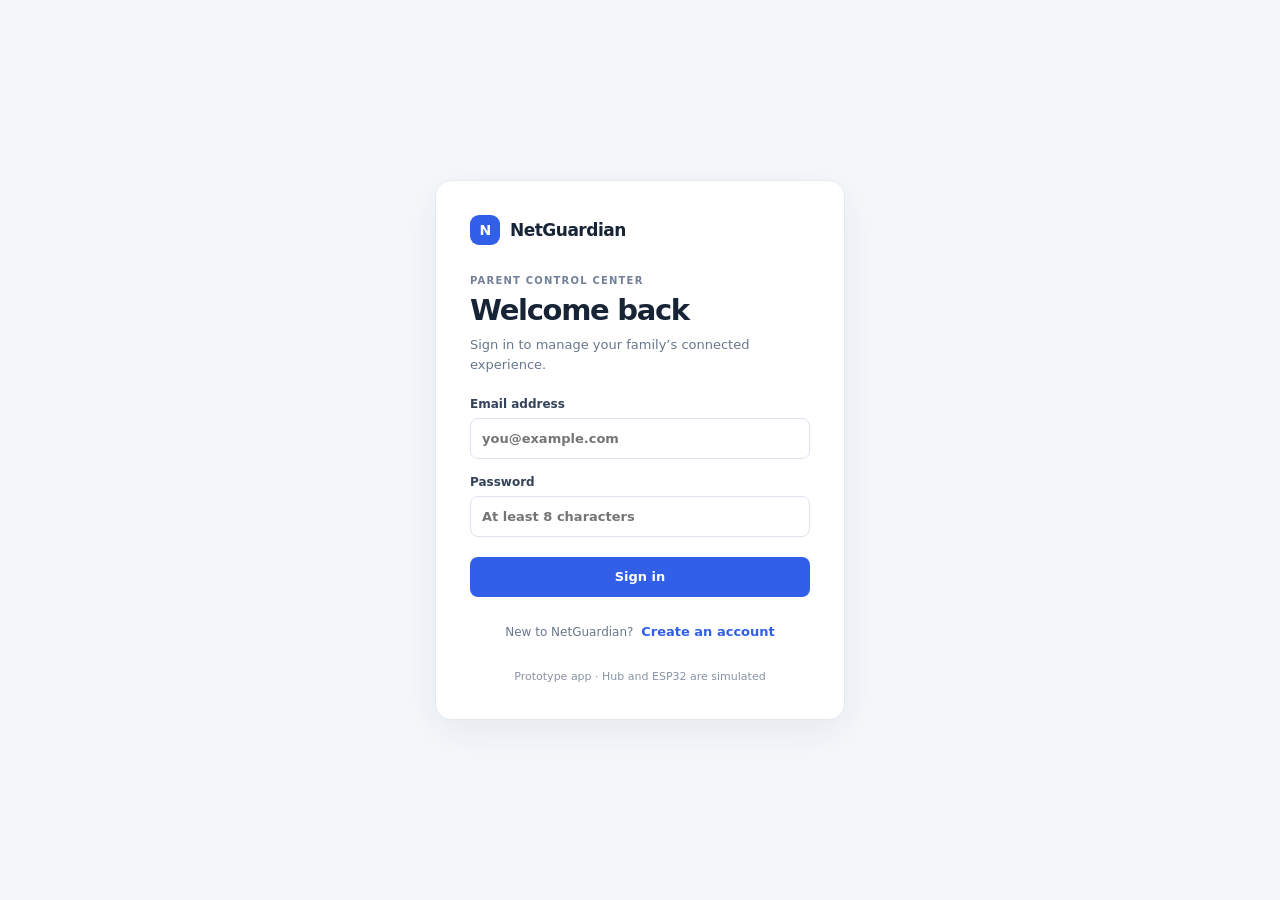
<file: frontend/index.html>
<!DOCTYPE html>
<html lang="en">
<head>
    <meta charset="UTF-8">
    <meta name="viewport" content="width=device-width, initial-scale=1.0">
    <meta name="theme-color" content="#f5f7fb">
    <title>Sign in | NetGuardian</title>
    <link rel="stylesheet" href="css/style.css">
    <script defer src="js/app.js"></script>
</head>
<body class="auth-page" data-page="login">
    <main class="auth-card">
        <a class="brand brand-centered" href="index.html"><span class="brand-mark">N</span> NetGuardian</a>
        <p class="eyebrow">PARENT CONTROL CENTER</p>
        <h1 id="authTitle">Welcome back</h1>
        <p class="muted" id="authDescription">Sign in to manage your family’s connected experience.</p>
        <div id="appMessage" class="notice" role="status" aria-live="polite" hidden></div>
        <form id="authForm" class="stack">
            <label>Email address
                <input id="email" name="email" type="email" autocomplete="email" placeholder="you@example.com" required>
            </label>
            <label>Password
                <input id="password" name="password" type="password" autocomplete="current-password" minlength="8" placeholder="At least 8 characters" required>
            </label>
            <button class="button button-primary" type="submit" id="authSubmit">Sign in</button>
        </form>
        <p class="auth-switch"><span id="authSwitchText">New to NetGuardian?</span>
            <button class="text-button" type="button" id="authToggle">Create an account</button>
        </p>
        <p class="fine-print">Prototype app · Hub and ESP32 are simulated</p>
    </main>
</body>
</html>
</file>
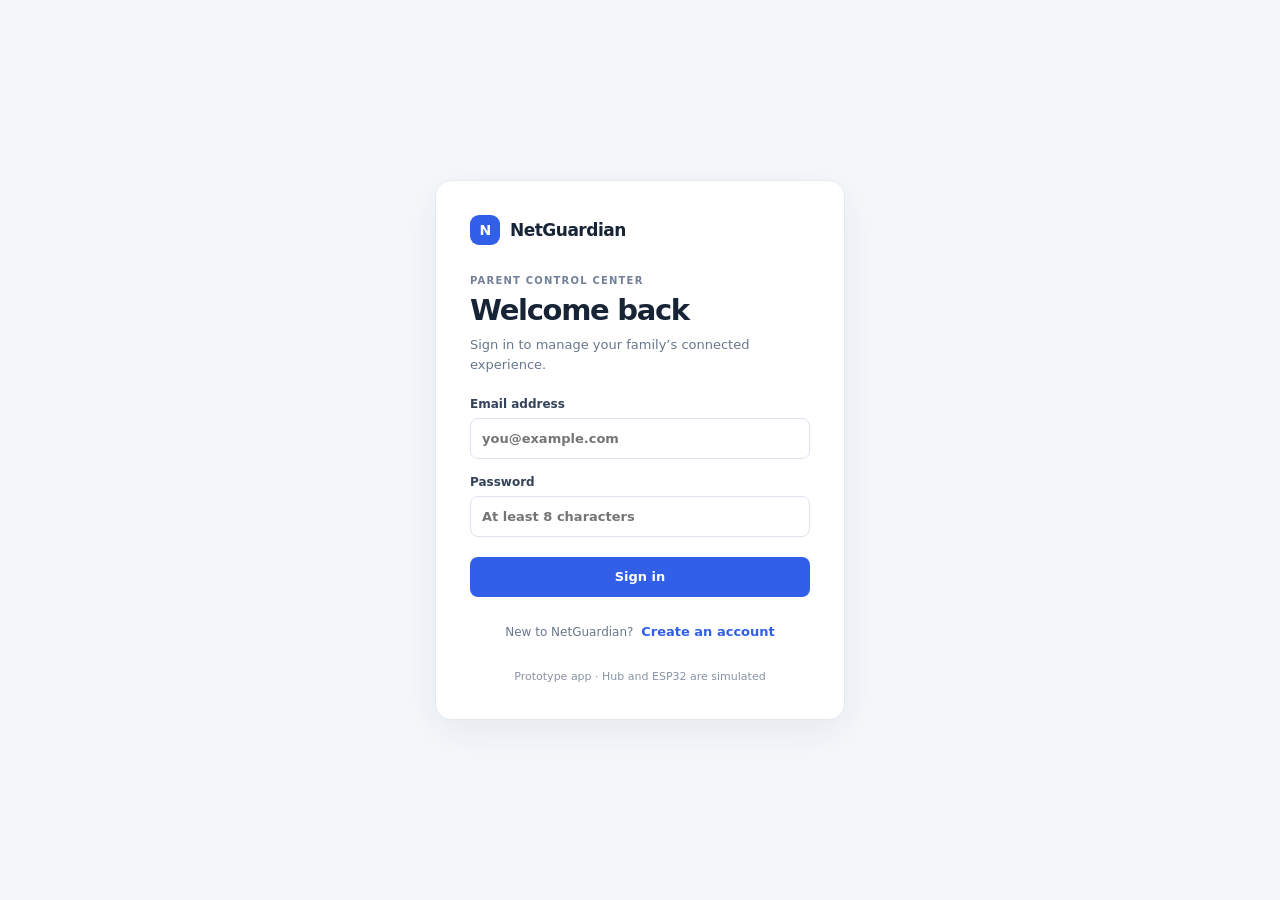
<file: frontend/alerts.html>
<!DOCTYPE html>
<html lang="en">
<head>
    <meta charset="UTF-8">
    <meta name="viewport" content="width=device-width, initial-scale=1.0">
    <title>Activity | NetGuardian</title>
    <link rel="stylesheet" href="css/style.css">
    <script defer src="js/app.js"></script>
</head>
<body data-page="activity">
    <header class="topbar">
        <a class="brand" href="dashboard.html"><span class="brand-mark">N</span> NetGuardian</a>
        <nav class="nav-links" aria-label="Main navigation">
            <a href="dashboard.html">Overview</a><a href="devices.html">Devices</a>
            <a href="websites.html">Website rules</a><a href="schedules.html">Schedules</a><a class="active" href="alerts.html">Activity</a>
        </nav>
        <button class="text-button" type="button" data-logout>Sign out</button>
    </header>
    <main class="page-shell">
        <div id="appMessage" class="notice" role="status" aria-live="polite" hidden></div>
        <section class="page-heading"><div><p class="eyebrow">MONITORING</p><h1>Activity & status</h1><p class="muted">Hub DNS activity, access requests, and hardware status.</p></div></section>
        <section class="panel">
            <div class="section-heading"><div><h2>Hub & security module</h2><p class="muted">Live status is reported by the Hub and ESP32. Optional simulator controls are for testing only.</p></div></div>
            <div class="status-grid">
                <article class="status-card"><span class="status-dot" id="hubDot"></span><div><strong>NetGuardian Hub</strong><p id="hubStatus" class="muted">Loading…</p></div></article>
                <article class="status-card"><span class="status-dot" id="espDot"></span><div><strong>ESP32 security module</strong><p id="espStatus" class="muted">Loading…</p></div></article>
            </div>
            <div class="control-row">
                <button class="button button-secondary" type="button" id="simulateOnline">Simulate online</button>
                <button class="button button-secondary" type="button" id="simulateOffline">Simulate offline</button>
                <button class="button button-danger" type="button" id="simulateTamper">Simulate enclosure opened</button>
                <button class="button button-secondary" type="button" id="simulateSecure">Clear tamper demo</button>
            </div>
        </section>
        <section class="panel">
            <div class="section-heading"><div><h2>Blocked-attempt alert</h2><p class="muted">Create a notification after repeated simulated blocked events.</p></div></div>
            <form id="settingsForm" class="inline-form"><label>Alert after <input type="number" name="blocked_attempt_threshold" min="2" max="100" required> blocked attempts</label><button class="button button-secondary" type="submit">Save threshold</button></form>
            <form id="activityForm" class="form-grid demo-form">
                <label>Domain<input name="domain" required placeholder="example.com"></label>
                <label>Category<select name="category"><option value="education">Education</option><option value="gaming">Gaming</option><option value="social media">Social media</option><option value="streaming">Streaming</option><option value="other">Other</option></select></label>
                <label>Result<select name="decision"><option value="blocked">Blocked</option><option value="allowed">Allowed</option></select></label>
                <div class="form-wide"><button class="button button-primary" type="submit">Add demo event</button></div>
            </form>
        </section>
        <section class="panel">
            <div class="section-heading">
                <div><h2>Access requests</h2><p class="muted">Requests from registered devices appear here. Temporary approvals are applied by the Hub after its next sync.</p></div>
                <a class="button button-secondary" href="request.html" target="_blank" rel="noopener">Open child request page</a>
            </div>
            <div id="requestList" class="record-list"><p class="muted">Loading requests…</p></div>
        </section>
        <section class="panel">
            <div class="section-heading"><div><h2>Event history</h2><p class="muted">DNS decisions, access requests, and hardware events.</p></div></div>
            <div id="activityList" class="activity-list"><p class="muted">Loading activity…</p></div>
        </section>
    </main>
</body>
</html>
</file>
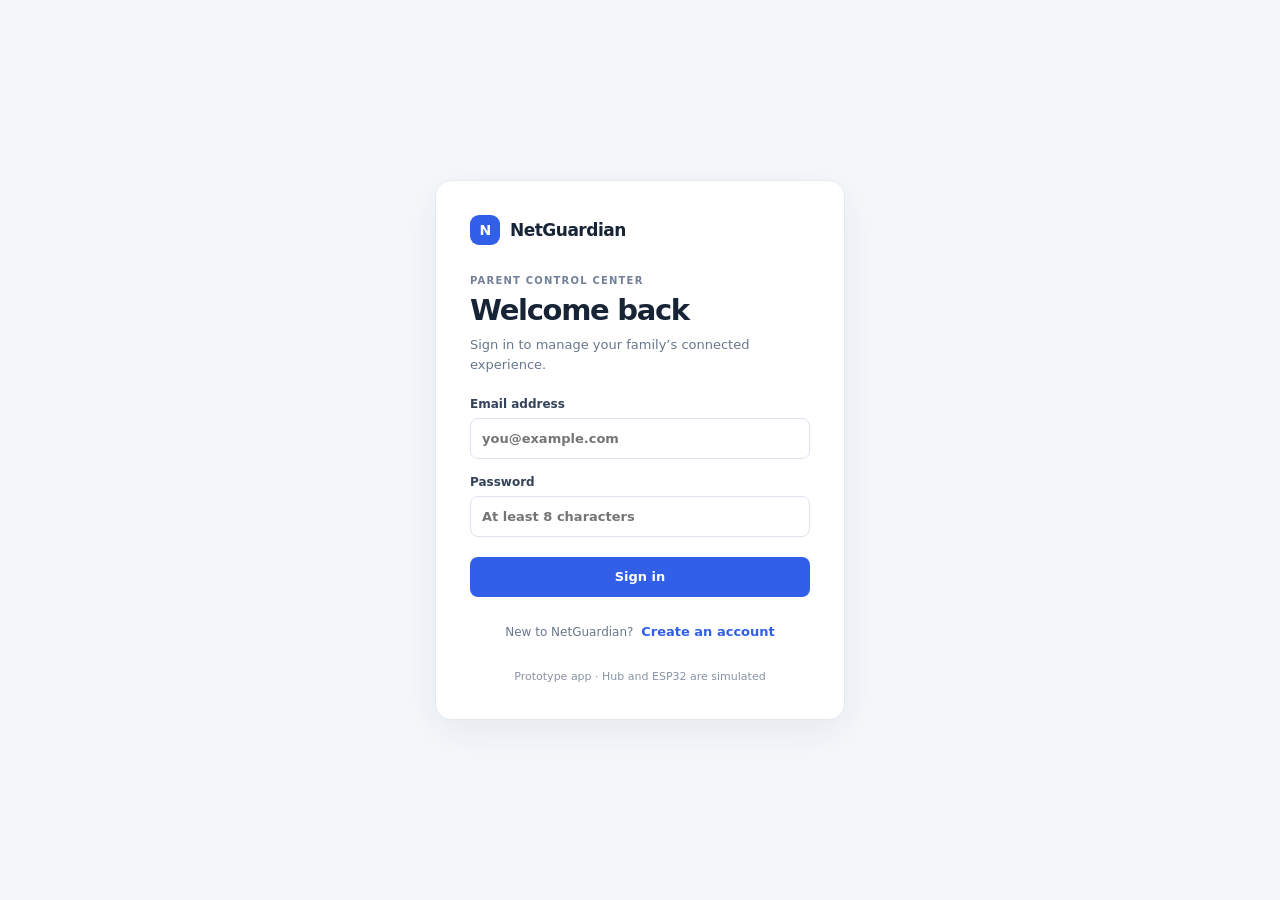
<file: frontend/dashboard.html>
<!DOCTYPE html>
<html lang="en">
<head>
    <meta charset="UTF-8">
    <meta name="viewport" content="width=device-width, initial-scale=1.0">
    <title>Dashboard | NetGuardian</title>
    <link rel="stylesheet" href="css/style.css">
    <script defer src="js/app.js"></script>
</head>
<body data-page="dashboard">
    <header class="topbar">
        <a class="brand" href="dashboard.html"><span class="brand-mark">N</span> NetGuardian</a>
        <nav class="nav-links" aria-label="Main navigation">
            <a class="active" href="dashboard.html">Overview</a>
            <a href="devices.html">Devices</a>
            <a href="websites.html">Website rules</a>
            <a href="schedules.html">Schedules</a>
            <a href="alerts.html">Activity</a>
        </nav>
        <button class="text-button" type="button" data-logout>Sign out</button>
    </header>
    <main class="page-shell">
        <div id="appMessage" class="notice" role="status" aria-live="polite" hidden></div>
        <section class="page-heading">
            <div><p class="eyebrow">YOUR HOME AT A GLANCE</p><h1>Overview</h1><p class="muted">A simple view of your devices, rules, and recent activity.</p></div>
            <a class="button button-primary" href="devices.html">Add a device</a>
        </section>
        <section class="stat-grid" aria-label="Summary">
            <article class="stat-card"><span class="stat-label">Registered devices</span><strong id="deviceCount">—</strong><a href="devices.html">Manage devices <span aria-hidden="true">→</span></a></article>
            <article class="stat-card"><span class="stat-label">Allowed events</span><strong id="allowedCount">—</strong><span class="stat-note">Live Hub and demo events</span></article>
            <article class="stat-card"><span class="stat-label">Blocked events</span><strong id="blockedCount">—</strong><span class="stat-note">Live Hub and demo events</span></article>
        </section>
        <section class="panel">
            <div class="section-heading"><div><p class="eyebrow">CONTROL MODE</p><h2>Protection mode</h2></div></div>
            <p class="muted">The Hub applies this mode to DNS requests from registered devices configured to use it.</p>
            <div class="mode-picker" id="modePicker" role="group" aria-label="Protection mode"></div>
        </section>
        <section class="panel">
            <div class="section-heading"><div><p class="eyebrow">CONNECTIONS</p><h2>System status</h2></div><a href="alerts.html">View activity →</a></div>
            <div class="status-grid">
                <article class="status-card"><span class="status-dot" id="hubDot"></span><div><strong>NetGuardian Hub</strong><p id="hubStatus" class="muted">Loading…</p></div></article>
                <article class="status-card"><span class="status-dot" id="espDot"></span><div><strong>ESP32 security module</strong><p id="espStatus" class="muted">Loading…</p></div></article>
            </div>
            <p class="fine-print">Hub status comes from its heartbeat. ESP32 status requires a connected device; demo controls are on the Activity page.</p>
        </section>
        <section class="panel">
            <div class="section-heading"><div><p class="eyebrow">LATEST</p><h2>Recent activity</h2></div><a href="alerts.html">See all →</a></div>
            <div id="recentActivity" class="activity-list"><p class="muted">Loading activity…</p></div>
        </section>
    </main>
</body>
</html>
</file>
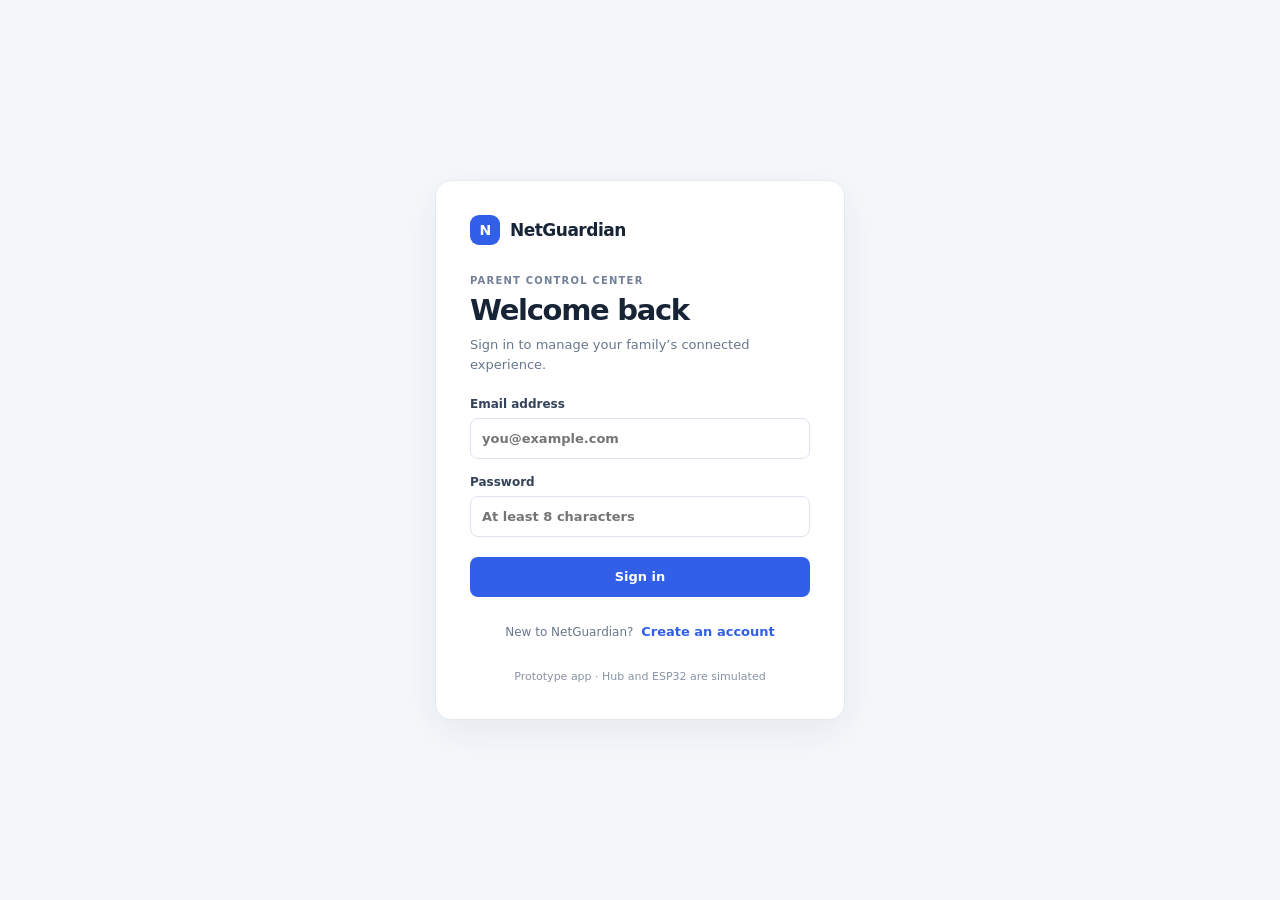
<file: frontend/devices.html>
<!DOCTYPE html>
<html lang="en">
<head>
    <meta charset="UTF-8">
    <meta name="viewport" content="width=device-width, initial-scale=1.0">
    <title>Devices | NetGuardian</title>
    <link rel="stylesheet" href="css/style.css">
    <script defer src="js/app.js"></script>
</head>
<body data-page="devices">
    <header class="topbar">
        <a class="brand" href="dashboard.html"><span class="brand-mark">N</span> NetGuardian</a>
        <nav class="nav-links" aria-label="Main navigation">
            <a href="dashboard.html">Overview</a><a class="active" href="devices.html">Devices</a>
            <a href="websites.html">Website rules</a><a href="schedules.html">Schedules</a><a href="alerts.html">Activity</a>
        </nav>
        <button class="text-button" type="button" data-logout>Sign out</button>
    </header>
    <main class="page-shell">
        <div id="appMessage" class="notice" role="status" aria-live="polite" hidden></div>
        <section class="page-heading"><div><p class="eyebrow">DEVICE MANAGEMENT</p><h1>Devices</h1><p class="muted">Register a device for this prototype’s rules and activity.</p></div></section>
        <section class="panel">
            <div class="section-heading"><div><h2>Register a device</h2><p class="muted">For DNS filtering, enter the device's reserved LAN IP address so it matches the address seen by the Hub.</p></div></div>
            <form id="deviceForm" class="form-grid">
                <label>Device name<input name="device_name" required maxlength="80" placeholder="e.g. Study laptop"></label>
                <label>Device type
                    <select name="device_type"><option>Laptop</option><option>Tablet</option><option>Phone</option><option>Other</option></select>
                </label>
                <label class="form-wide">Client LAN IP address <span class="muted">(reserve this address in your router)</span><input name="device_identifier" maxlength="120" placeholder="e.g. 192.168.1.25" required></label>
                <div class="form-wide"><button class="button button-primary" type="submit">Register device</button></div>
            </form>
        </section>
        <section class="panel">
            <div class="section-heading"><div><h2>Registered devices</h2><p class="muted">Only devices with an identifier matching the Hub's client IP can receive device-specific DNS rules.</p></div><span class="count-badge" id="deviceListCount">0</span></div>
            <div id="deviceList" class="record-list"><p class="muted">Loading devices…</p></div>
        </section>
    </main>
</body>
</html>
</file>
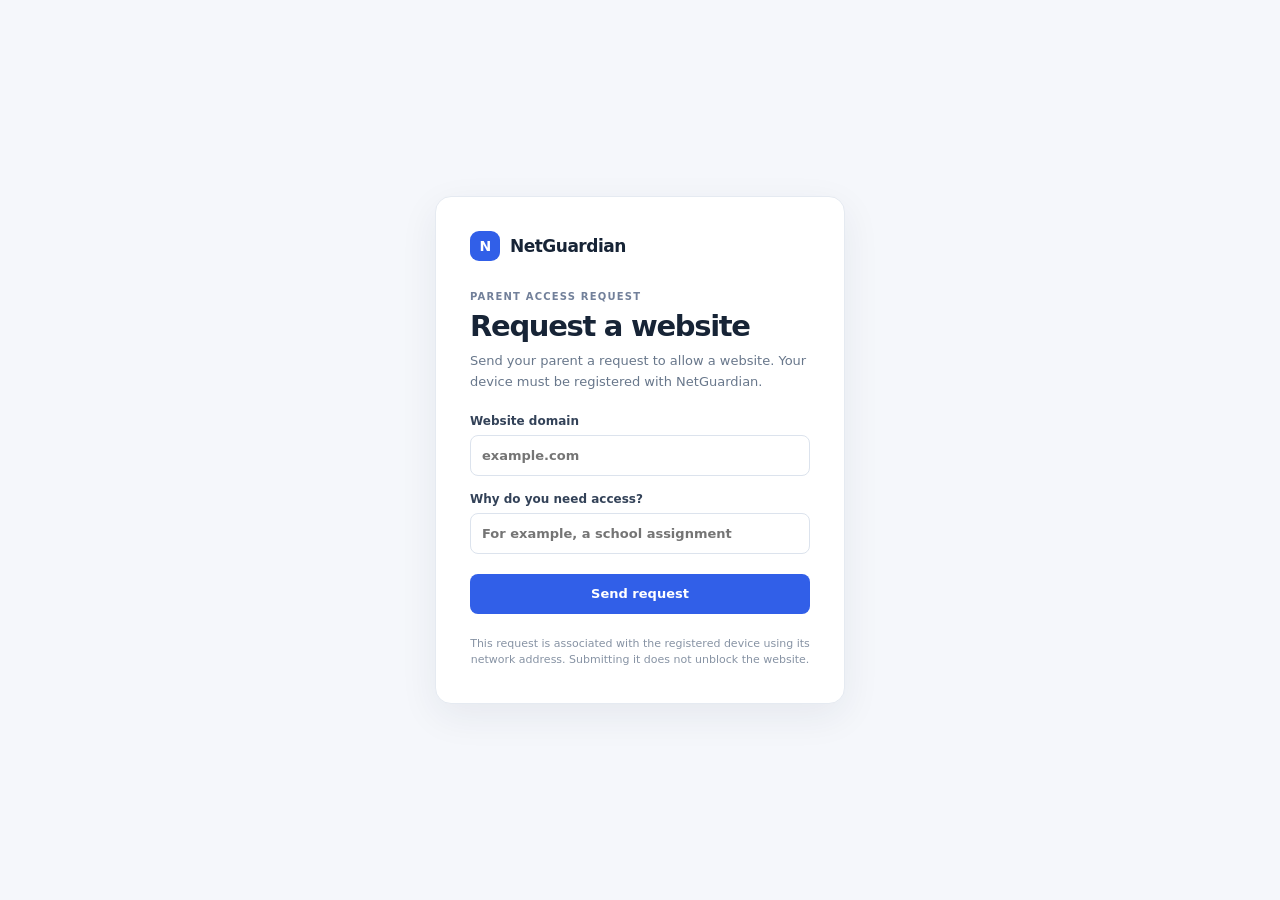
<file: frontend/request.html>
<!DOCTYPE html>
<html lang="en">
<head>
    <meta charset="UTF-8">
    <meta name="viewport" content="width=device-width, initial-scale=1.0">
    <title>Request access | NetGuardian</title>
    <link rel="stylesheet" href="css/style.css">
    <script defer src="js/app.js"></script>
</head>
<body class="auth-page" data-page="child-request">
    <main class="auth-card">
        <a class="brand brand-centered" href="index.html"><span class="brand-mark">N</span> NetGuardian</a>
        <p class="eyebrow">PARENT ACCESS REQUEST</p>
        <h1>Request a website</h1>
        <p class="muted">Send your parent a request to allow a website. Your device must be registered with NetGuardian.</p>
        <div id="appMessage" class="notice" role="status" aria-live="polite" hidden></div>
        <form id="childRequestForm" class="stack">
            <label>Website domain
                <input name="domain" type="text" maxlength="253" placeholder="example.com" required>
            </label>
            <label>Why do you need access?
                <input name="reason" type="text" maxlength="500" placeholder="For example, a school assignment">
            </label>
            <button class="button button-primary" type="submit">Send request</button>
        </form>
        <p class="fine-print">This request is associated with the registered device using its network address. Submitting it does not unblock the website.</p>
    </main>
</body>
</html>
</file>
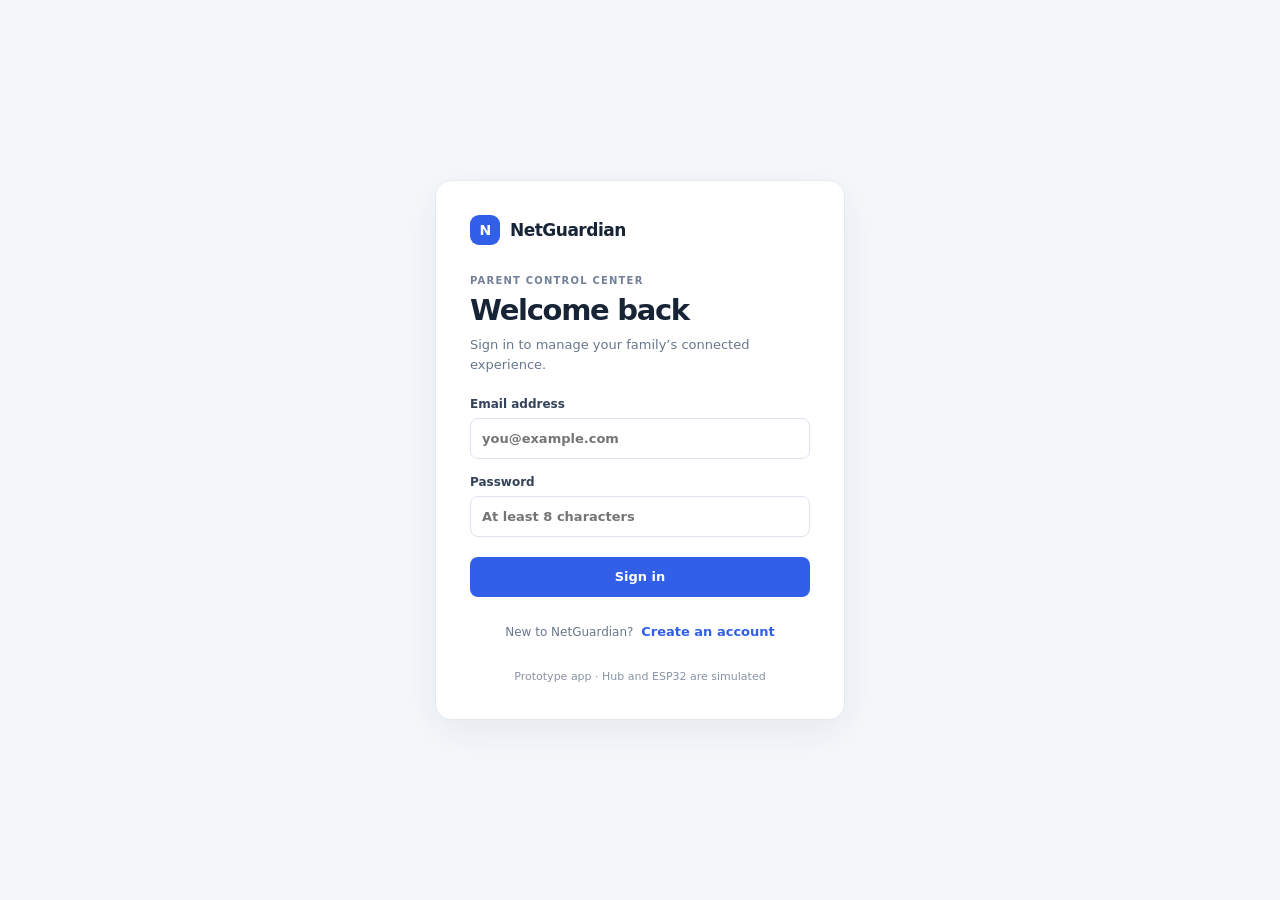
<file: frontend/schedules.html>
<!DOCTYPE html>
<html lang="en">
<head>
    <meta charset="UTF-8">
    <meta name="viewport" content="width=device-width, initial-scale=1.0">
    <title>Schedules | NetGuardian</title>
    <link rel="stylesheet" href="css/style.css">
    <script defer src="js/app.js"></script>
</head>
<body data-page="schedules">
    <header class="topbar">
        <a class="brand" href="dashboard.html"><span class="brand-mark">N</span> NetGuardian</a>
        <nav class="nav-links" aria-label="Main navigation">
            <a href="dashboard.html">Overview</a><a href="devices.html">Devices</a>
            <a href="websites.html">Website rules</a><a class="active" href="schedules.html">Schedules</a><a href="alerts.html">Activity</a>
        </nav>
        <button class="text-button" type="button" data-logout>Sign out</button>
    </header>
    <main class="page-shell">
        <div id="appMessage" class="notice" role="status" aria-live="polite" hidden></div>
        <section class="page-heading"><div><p class="eyebrow">AUTOMATION</p><h1>Schedules</h1><p class="muted">The Hub switches modes during scheduled time blocks.</p></div></section>
        <section class="panel">
            <div class="section-heading"><div><h2>Create a schedule</h2><p class="muted">Schedules use the Hub computer’s local clock. Device-specific schedules take priority over all-device schedules; if same-scope schedules overlap, the latest saved one wins. Overnight schedules continue into the following day.</p></div></div>
            <form id="scheduleForm" class="form-grid">
                <label>Device<select name="device_id" id="scheduleDevice"><option value="">All devices</option></select></label>
                <label>Mode<select name="mode"><option value="normal">Normal</option><option value="study">Study</option><option value="entertainment">Entertainment</option><option value="bedtime">Bedtime</option></select></label>
                <label>Start time<input type="time" name="start_time" required></label>
                <label>End time<input type="time" name="end_time" required></label>
                <fieldset class="form-wide days-field"><legend>Repeat on</legend>
                    <label><input type="checkbox" name="days" value="Mon" checked> Mon</label>
                    <label><input type="checkbox" name="days" value="Tue" checked> Tue</label>
                    <label><input type="checkbox" name="days" value="Wed" checked> Wed</label>
                    <label><input type="checkbox" name="days" value="Thu" checked> Thu</label>
                    <label><input type="checkbox" name="days" value="Fri" checked> Fri</label>
                    <label><input type="checkbox" name="days" value="Sat"> Sat</label>
                    <label><input type="checkbox" name="days" value="Sun"> Sun</label>
                </fieldset>
                <div class="form-wide"><button class="button button-primary" type="submit">Save schedule</button></div>
            </form>
        </section>
        <section class="panel">
            <div class="section-heading"><div><h2>Saved schedules</h2><p class="muted">The Hub synchronizes schedule changes automatically.</p></div></div>
            <div id="scheduleList" class="record-list"><p class="muted">Loading schedules…</p></div>
        </section>
    </main>
</body>
</html>
</file>
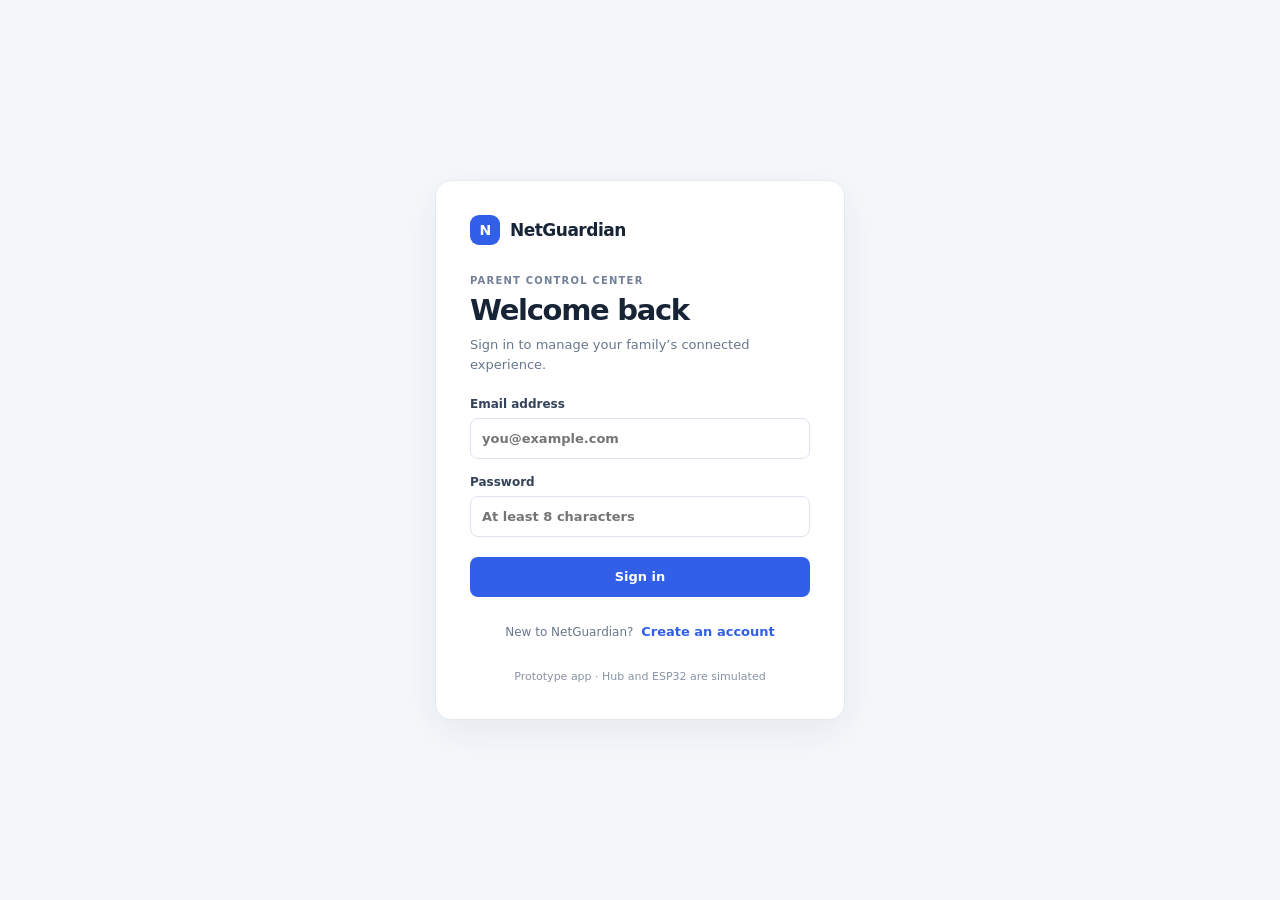
<file: frontend/websites.html>
<!DOCTYPE html>
<html lang="en">
<head>
    <meta charset="UTF-8">
    <meta name="viewport" content="width=device-width, initial-scale=1.0">
    <title>Website rules | NetGuardian</title>
    <link rel="stylesheet" href="css/style.css">
    <script defer src="js/app.js"></script>
</head>
<body data-page="rules">
    <header class="topbar">
        <a class="brand" href="dashboard.html"><span class="brand-mark">N</span> NetGuardian</a>
        <nav class="nav-links" aria-label="Main navigation">
            <a href="dashboard.html">Overview</a><a href="devices.html">Devices</a>
            <a class="active" href="websites.html">Website rules</a><a href="schedules.html">Schedules</a><a href="alerts.html">Activity</a>
        </nav>
        <button class="text-button" type="button" data-logout>Sign out</button>
    </header>
    <main class="page-shell">
        <div id="appMessage" class="notice" role="status" aria-live="polite" hidden></div>
        <section class="page-heading"><div><p class="eyebrow">CONTENT SETTINGS</p><h1>Website rules</h1><p class="muted">Configure domain rules applied by the NetGuardian Hub.</p></div></section>
        <section class="panel">
            <div class="section-heading"><div><h2>Add a rule</h2><p class="muted">Rules are applied when DNS requests pass through the connected Hub.</p></div></div>
            <form id="ruleForm" class="form-grid">
                <label>Domain<input name="domain" required maxlength="253" placeholder="example.com"></label>
                <label>Action<select name="action"><option value="block">Block</option><option value="allow">Allow</option></select></label>
                <label>Category<select name="category"><option value="education">Education</option><option value="gaming">Gaming</option><option value="social media">Social media</option><option value="streaming">Streaming</option><option value="other">Other</option></select></label>
                <label>Apply to<select name="device_id" id="ruleDevice"><option value="">All devices</option></select></label>
                <label class="form-wide">Mode <span class="muted">(optional)</span><select name="mode"><option value="">Every mode</option><option value="normal">Normal</option><option value="study">Study</option><option value="entertainment">Entertainment</option><option value="bedtime">Bedtime</option></select></label>
                <div class="form-wide"><button class="button button-primary" type="submit">Save rule</button></div>
            </form>
        </section>
        <section class="panel">
            <div class="section-heading"><div><h2>Saved rules</h2><p class="muted">The Hub synchronizes rules from the backend automatically.</p></div></div>
            <div id="ruleList" class="record-list"><p class="muted">Loading rules…</p></div>
        </section>
    </main>
</body>
</html>
</file>
<file: frontend/css/style.css>
:root {
    color-scheme: light;
    font-family: Inter, ui-sans-serif, system-ui, -apple-system, BlinkMacSystemFont, "Segoe UI", sans-serif;
    color: #172436;
    background: #f5f7fb;
    font-synthesis: none;
    text-rendering: optimizeLegibility;
    --ink: #172436;
    --muted: #68778b;
    --line: #e5eaf1;
    --blue: #315fe8;
    --blue-dark: #244bc0;
    --surface: #fff;
    --green: #16835d;
    --red: #c64040;
}

* { box-sizing: border-box; }

body {
    min-width: 320px;
    min-height: 100vh;
    margin: 0;
    background: #f5f7fb;
    color: var(--ink);
    font-size: 15px;
}

a { color: var(--blue); text-decoration: none; }
a:hover { color: var(--blue-dark); }
button, input, select { font: inherit; }
button { cursor: pointer; }
[hidden] { display: none !important; }

.topbar {
    position: sticky;
    z-index: 1;
    top: 0;
    display: flex;
    min-height: 72px;
    align-items: center;
    gap: 30px;
    padding: 0 max(24px, calc((100% - 1120px) / 2));
    border-bottom: 1px solid var(--line);
    background: rgba(255, 255, 255, .94);
    backdrop-filter: blur(12px);
}

.brand {
    display: inline-flex;
    flex-shrink: 0;
    align-items: center;
    gap: 10px;
    color: var(--ink);
    font-size: 17px;
    font-weight: 750;
    letter-spacing: -.03em;
}

.brand:hover { color: var(--ink); }
.brand-mark { display: grid; width: 30px; height: 30px; place-items: center; border-radius: 9px; background: var(--blue); color: #fff; font-size: 14px; }
.nav-links { display: flex; flex: 1; align-items: center; gap: 5px; }
.nav-links a { padding: 9px 11px; border-radius: 8px; color: #536176; font-size: 13px; font-weight: 600; white-space: nowrap; }
.nav-links a:hover, .nav-links a.active { background: #edf2ff; color: var(--blue-dark); }
.text-button { padding: 8px 0; border: 0; background: transparent; color: #536176; font-size: 13px; font-weight: 650; }
.text-button:hover { color: var(--blue-dark); }

.page-shell { width: min(100% - 40px, 920px); margin: 42px auto 80px; }
.page-heading { display: flex; align-items: center; justify-content: space-between; gap: 24px; margin-bottom: 26px; }
h1, h2, p { margin-top: 0; }
h1 { margin-bottom: 8px; font-size: clamp(28px, 4vw, 36px); letter-spacing: -.045em; }
h2 { margin-bottom: 4px; font-size: 17px; letter-spacing: -.02em; }
.muted { margin-bottom: 0; color: var(--muted); font-size: 13px; line-height: 1.55; }
.eyebrow { margin-bottom: 7px; color: #72809a; font-size: 10px; font-weight: 750; letter-spacing: .12em; }

.panel, .stat-card {
    margin-bottom: 16px;
    padding: 23px;
    border: 1px solid var(--line);
    border-radius: 13px;
    background: var(--surface);
    box-shadow: 0 3px 12px rgba(27, 45, 72, .025);
}

.section-heading { display: flex; align-items: flex-start; justify-content: space-between; gap: 16px; margin-bottom: 18px; }
.section-heading > a { flex-shrink: 0; font-size: 13px; font-weight: 650; }
.stat-grid { display: grid; grid-template-columns: repeat(3, 1fr); gap: 14px; margin-bottom: 16px; }
.stat-card { display: flex; min-height: 145px; flex-direction: column; align-items: flex-start; margin: 0; }
.stat-label, .stat-note { color: var(--muted); font-size: 12px; }
.stat-card strong { margin: 9px 0; font-size: 30px; letter-spacing: -.04em; }
.stat-card a { margin-top: auto; font-size: 12px; font-weight: 650; }
.stat-note { margin-top: auto; }

.button { display: inline-flex; min-height: 40px; align-items: center; justify-content: center; padding: 0 15px; border: 1px solid transparent; border-radius: 8px; font-size: 13px; font-weight: 680; transition: background .15s, border-color .15s; }
.button-primary { background: var(--blue); color: #fff; }
.button-primary:hover { background: var(--blue-dark); color: #fff; }
.button-secondary { border-color: #dce3ed; background: #fff; color: #34445a; }
.button-secondary:hover { border-color: #bdc9d9; background: #f8faff; }
.button-danger { border-color: #f0cccc; background: #fff7f7; color: var(--red); }
.button-danger:hover { background: #ffeded; }
.pill, .count-badge, .badge { display: inline-flex; align-items: center; border-radius: 999px; font-size: 11px; font-weight: 700; }
.pill { padding: 6px 9px; }
.pill-demo { background: #fff5dc; color: #8a6413; }
.count-badge { min-width: 27px; justify-content: center; padding: 5px 8px; background: #edf2ff; color: var(--blue-dark); }

.mode-picker { display: flex; flex-wrap: wrap; gap: 9px; margin-top: 18px; }
.mode-button { padding: 9px 14px; border: 1px solid #dce3ed; border-radius: 8px; background: #fff; color: #43536a; font-size: 12px; font-weight: 650; text-transform: capitalize; }
.mode-button[aria-pressed="true"] { border-color: #aec0ff; background: #edf2ff; color: var(--blue-dark); }
.status-grid { display: grid; grid-template-columns: repeat(2, 1fr); gap: 12px; }
.status-card { display: flex; min-height: 72px; align-items: center; gap: 12px; padding: 14px; border: 1px solid var(--line); border-radius: 9px; }
.status-card strong { font-size: 13px; }
.status-card p { margin-top: 4px; }
.status-dot { width: 9px; height: 9px; flex: 0 0 auto; border-radius: 50%; background: #aab4c2; }
.status-dot.online { background: #22a274; box-shadow: 0 0 0 3px #e6f7f0; }
.status-dot.offline { background: #d38e24; box-shadow: 0 0 0 3px #fff4df; }
.fine-print { margin: 16px 0 0; color: #8793a4; font-size: 11px; line-height: 1.5; }

.form-grid { display: grid; grid-template-columns: repeat(2, minmax(0, 1fr)); gap: 15px; }
label { display: flex; flex-direction: column; gap: 7px; color: #334258; font-size: 12px; font-weight: 650; }
label .muted { display: inline; }
input, select { width: 100%; min-height: 41px; padding: 9px 11px; border: 1px solid #dce3ed; border-radius: 8px; outline: none; background: #fff; color: var(--ink); font-size: 13px; }
input:focus, select:focus { border-color: #829af5; box-shadow: 0 0 0 3px rgba(49, 95, 232, .11); }
.form-wide { grid-column: 1 / -1; }
.form-grid .button { justify-self: start; }
.days-field { display: flex; flex-wrap: wrap; gap: 14px; padding: 0; border: 0; }
.days-field legend { width: 100%; margin-bottom: 8px; color: #334258; font-size: 12px; font-weight: 650; }
.days-field label { flex-direction: row; align-items: center; gap: 6px; font-weight: 500; }
.days-field input { width: 15px; min-height: 15px; height: 15px; margin: 0; accent-color: var(--blue); }
.inline-form { display: flex; align-items: end; gap: 12px; }
.inline-form label { flex: 1; flex-direction: row; align-items: center; gap: 9px; }
.inline-form input { width: 82px; }
.demo-form { margin-top: 20px; padding-top: 18px; border-top: 1px solid var(--line); }
.control-row { display: flex; flex-wrap: wrap; gap: 9px; margin-top: 18px; }

.record-list, .activity-list { display: grid; gap: 9px; }
.record-row, .activity-row { display: flex; align-items: center; justify-content: space-between; gap: 18px; padding: 13px 0; border-top: 1px solid #edf0f5; }
.record-row:first-child, .activity-row:first-child { border-top: 0; }
.record-primary { min-width: 0; }
.record-primary strong, .activity-row strong { display: block; overflow-wrap: anywhere; font-size: 13px; }
.record-primary p, .activity-row p { margin: 4px 0 0; color: var(--muted); font-size: 11px; }
.record-actions { display: flex; flex-shrink: 0; align-items: center; gap: 8px; }
.record-actions .button { min-height: 33px; padding: 0 10px; font-size: 11px; }
.badge { padding: 5px 8px; background: #edf2ff; color: #435eaf; text-transform: capitalize; }
.badge.allow, .badge.allowed, .badge.temporary { background: #e8f7f0; color: #16704f; }
.badge.block, .badge.blocked, .badge.denied { background: #fff0ef; color: #ad3b38; }
.badge.pending { background: #fff5dc; color: #8a6413; }
.activity-meta { flex-shrink: 0; color: #8793a4; font-size: 11px; text-align: right; }
.notice { margin-bottom: 18px; padding: 12px 14px; border: 1px solid #b9d1ff; border-radius: 8px; background: #eef4ff; color: #24438b; font-size: 13px; }
.notice.error { border-color: #f0c4c1; background: #fff1f0; color: #a33330; }
.empty-state { padding: 18px 0; color: var(--muted); font-size: 13px; }

.auth-page { display: grid; min-height: 100vh; place-items: center; padding: 24px; }
.auth-card { width: min(100%, 410px); padding: 34px; border: 1px solid var(--line); border-radius: 16px; background: #fff; box-shadow: 0 12px 38px rgba(27, 45, 72, .07); }
.brand-centered { margin-bottom: 30px; }
.auth-card h1 { font-size: 29px; }
.auth-card > .muted { margin-bottom: 22px; }
.stack { display: grid; gap: 16px; }
.stack .button { width: 100%; margin-top: 4px; }
.auth-switch { margin: 19px 0 0; color: var(--muted); font-size: 12px; text-align: center; }
.auth-switch .text-button { margin-left: 4px; color: var(--blue); }
.auth-card .fine-print { margin-top: 22px; text-align: center; }

@media (max-width: 760px) {
    .topbar { flex-wrap: wrap; gap: 10px 18px; padding: 14px 20px; }
    .nav-links { order: 3; width: 100%; overflow-x: auto; }
    .nav-links a { padding: 8px 9px; }
    .topbar > .text-button { margin-left: auto; }
    .page-shell { margin-top: 28px; }
}

@media (max-width: 560px) {
    .page-shell { width: min(100% - 28px, 920px); }
    .page-heading { align-items: flex-start; flex-direction: column; }
    .page-heading > .button { width: 100%; }
    .stat-grid { grid-template-columns: 1fr; }
    .stat-card { min-height: 120px; }
    .panel { padding: 18px; }
    .status-grid, .form-grid { grid-template-columns: 1fr; }
    .form-wide { grid-column: 1; }
    .record-row { align-items: flex-start; }
    .record-row, .record-actions { flex-wrap: wrap; }
    .record-actions { width: 100%; }
    .inline-form, .inline-form label { align-items: stretch; flex-direction: column; }
    .inline-form input { width: 100%; }
    .activity-meta { max-width: 42%; white-space: nowrap; }
    .auth-card { padding: 27px 22px; }
}
</file>
